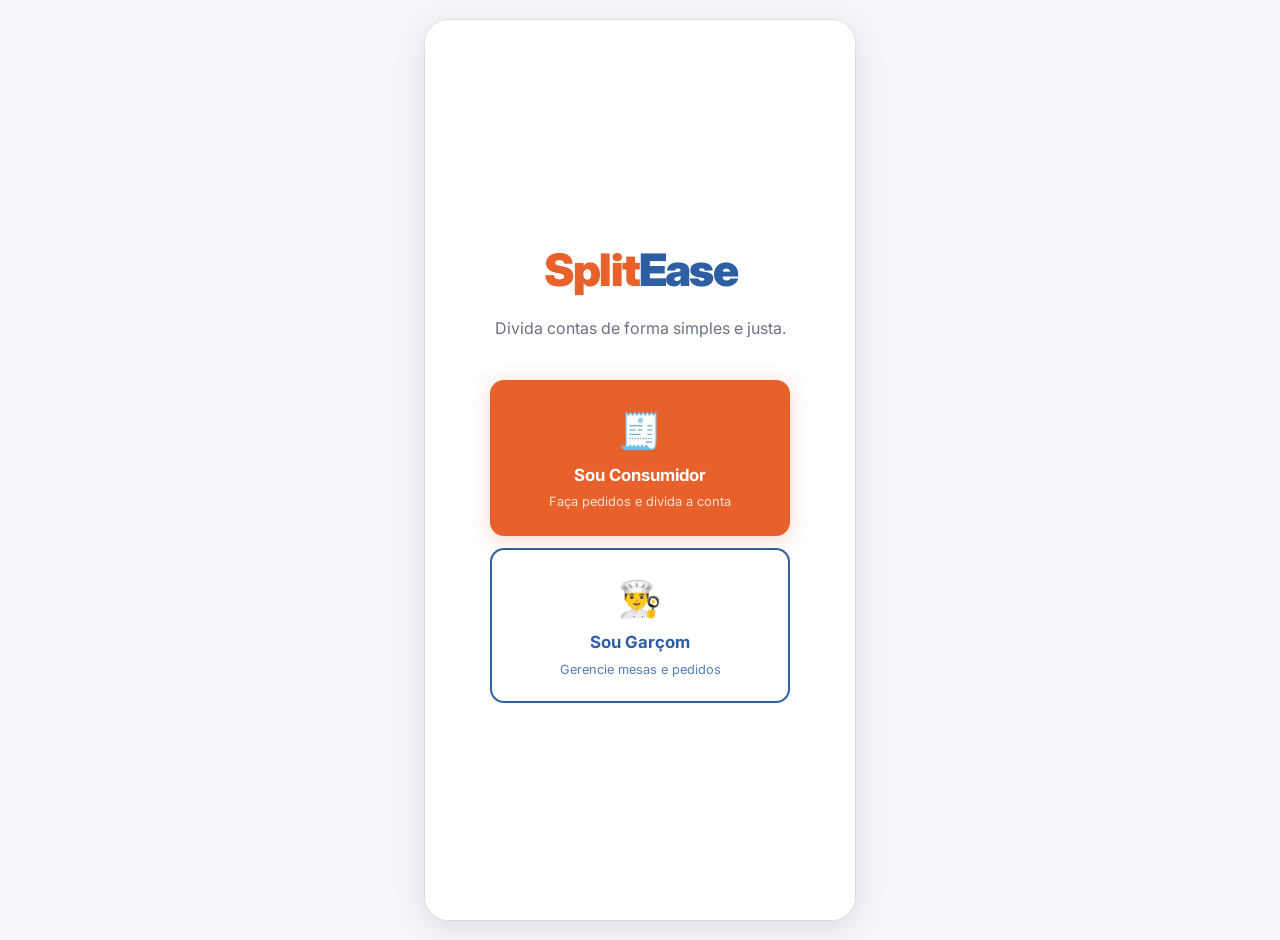
<file: index.html>
<!DOCTYPE html>
<html lang="pt-BR">

<head>
    <meta charset="UTF-8">
    <meta name="viewport" content="width=device-width,initial-scale=1,maximum-scale=1,user-scalable=no">
    <title>SplitEase MVP</title>
    <link rel="stylesheet" href="style.css">
</head>

<body>
    <div id="app"></div>
    <div id="toast-root"></div>
    <script>
        const menuItems = [
            { id: 1, name: 'Cerveja Artesanal', price: 18, emoji: '🍺', cat: 'bebida' },
            { id: 2, name: 'Caipirinha', price: 22, emoji: '🍹', cat: 'bebida' },
            { id: 3, name: 'Refrigerante', price: 8, emoji: '🥤', cat: 'bebida' },
            { id: 4, name: 'Água sem Gás', price: 6, emoji: '💧', cat: 'bebida' },
            { id: 5, name: 'Porção de Fritas', price: 35, emoji: '🍟', cat: 'prato' },
            { id: 6, name: 'Pastel (6 un)', price: 42, emoji: '🥟', cat: 'prato' },
            { id: 7, name: 'Hambúrguer Clássico', price: 38, emoji: '🍔', cat: 'prato' },
            { id: 8, name: 'Pizza Marguerita', price: 65, emoji: '🍕', cat: 'prato' },
            { id: 9, name: 'Suco de Laranja', price: 12, emoji: '🍊', cat: 'bebida' },
            { id: 10, name: 'Escondidinho', price: 45, emoji: '🥘', cat: 'prato' },
            { id: 11, name: 'Filet com Fritas', price: 78, emoji: '🥩', cat: 'prato' },
            { id: 12, name: 'Salada Caesar', price: 32, emoji: '🥗', cat: 'prato' },
            { id: 13, name: 'Pudim', price: 15, emoji: '🍮', cat: 'sobremesa' },
            { id: 14, name: 'Brownie c/ Sorvete', price: 24, emoji: '🍫', cat: 'sobremesa' },
            { id: 15, name: 'Café Expresso', price: 7, emoji: '☕', cat: 'sobremesa' },
            { id: 16, name: 'Drink da Casa', price: 28, emoji: '🍸', cat: 'bebida' }
        ];
        const cats = [{ name: '🍺 Bebidas', key: 'bebida' }, { name: '🍔 Pratos', key: 'prato' }, { name: '🍰 Sobremesas', key: 'sobremesa' }];
        const tables = [
            { id: 1, number: '01', status: 'active', people: 3, items: [{ itemId: 1, qty: 2 }, { itemId: 5, qty: 1 }] },
            { id: 2, number: '02', status: 'closed', people: 0, items: [] },
            { id: 3, number: '03', status: 'active', people: 2, items: [{ itemId: 7, qty: 2 }] },
            { id: 4, number: '04', status: 'active', people: 5, items: [{ itemId: 2, qty: 3 }, { itemId: 8, qty: 1 }, { itemId: 13, qty: 5 }] },
            { id: 5, number: '05', status: 'active', people: 1, items: [{ itemId: 15, qty: 1 }] },
            { id: 6, number: '06', status: 'closed', people: 0, items: [] }
        ];
        function tableTotal(t) { return t.items.reduce((s, o) => { const m = menuItems.find(i => i.id === o.itemId); return s + (m ? m.price * o.qty : 0) }, 0) }

        let notifications = [];
        let state = {
            screen: 'hub',
            consumer: { table: null, items: [], people: [], config: { tip: 10, couvert: 15, splitType: 'equal' } },
            waiter: { selectedTable: null }
        };
        const app = document.getElementById('app');
        const toastRoot = document.getElementById('toast-root');

        function render() {
            app.innerHTML = ''; ({
                hub: renderHub, consumer_table: renderCTable, consumer_menu: renderCMenu,
                consumer_add: renderCAdd, consumer_people: renderCPeople,
                consumer_config: renderCConfig, consumer_summary: renderCSummary,
                waiter_tables: renderWTables, waiter_table_detail: renderWDetail,
                waiter_add_items: renderWAdd, waiter_config: renderWConfig, waiter_checkout: renderWCheckout
            }[state.screen] || renderHub)();
        }

        function nav(s) { state.screen = s; render(); }
        function fmt(v) { return 'R$ ' + v.toFixed(2).replace('.', ','); }
        function ini(n) { return n.split(' ').map(w => w[0]).join('').toUpperCase().slice(0, 2); }
        function stg(i) { return 'animate-in stagger-' + Math.min(i + 1, 8); }

        function showToast(msg, type = 'warning') {
            toastRoot.innerHTML = `<div class="toast-container"><div class="toast ${type}"><span class="toast-icon">${type === 'success' ? '✅' : type === 'warning' ? '🔔' : 'ℹ️'}</span><span class="toast-text">${msg}</span></div></div>`;
            setTimeout(() => { const t = toastRoot.querySelector('.toast'); if (t) t.classList.add('leaving') }, 2500);
            setTimeout(() => toastRoot.innerHTML = '', 3000);
        }

        function addNotification(msg, tableNum) {
            notifications.unshift({ msg, table: tableNum, time: new Date().toLocaleTimeString('pt-BR', { hour: '2-digit', minute: '2-digit' }) });
            if (notifications.length > 10) notifications.pop();
        }

        // ===== HUB =====
        function renderHub() {
            app.innerHTML = `<div class="hub-container">
<div class="logo">Split<span>Ease</span></div>
<p class="hub-subtitle">Divida contas de forma simples e justa.</p>
<div class="hub-buttons">
<div class="hub-card consumer" onclick="nav('consumer_table')"><div class="hub-icon">🧾</div><h3>Sou Consumidor</h3><p>Faça pedidos e divida a conta</p></div>
<div class="hub-card waiter" onclick="nav('waiter_tables')"><div class="hub-icon">👨‍🍳</div><h3>Sou Garçom</h3><p>Gerencie mesas e pedidos</p></div>
</div></div>`;
        }

        // ===== CONSUMER: Mesa =====
        function renderCTable() {
            app.innerHTML = `<header><button class="back-btn" onclick="nav('hub')">❮</button>Identificação</header>
<div class="content"><div class="animate-in"><h3>Qual é a sua mesa?</h3>
<input type="number" id="tNum" placeholder="Ex: 04" inputmode="numeric">
<div class="qr-hint"><span class="qr-icon">📷</span>Ou escaneie o QR Code na mesa</div></div></div>
<div class="bottom-action"><button class="btn-primary" onclick="cSetTable()">Continuar</button></div>`;
            setTimeout(() => document.getElementById('tNum')?.focus(), 400);
        }
        window.cSetTable = function () {
            const n = document.getElementById('tNum').value;
            if (!n) return alert('Informe o número da mesa.');
            state.consumer.table = n.padStart(2, '0');
            if (!state.consumer.people.length) state.consumer.people = ['Você', 'João', 'Maria'];
            if (!state.consumer.items.length) {
                const pp = [...state.consumer.people];
                state.consumer.items = [{ item: menuItems[0], qty: 2, consumers: [...pp] }, { item: menuItems[4], qty: 1, consumers: [...pp] }, { item: menuItems[1], qty: 3, consumers: [...pp] }];
            }
            nav('consumer_menu');
        };

        // ===== CONSUMER: Menu da Mesa =====
        function renderCMenu() {
            const total = state.consumer.items.reduce((s, o) => s + o.item.price * o.qty, 0);
            const html = state.consumer.items.map((o, i) => `
<div class="card ${stg(i)}"><div class="card-row">
<div><h4>${o.item.emoji} ${o.qty}x ${o.item.name}</h4><span class="item-meta">${fmt(o.item.price)} cada</span></div>
<div style="display:flex;align-items:center;gap:10px">
<span class="item-price">${fmt(o.item.price * o.qty)}</span>
<button class="btn-remove" onclick="removeItem(${i})">✕</button>
</div></div></div>`).join('');
            app.innerHTML = `<header><button class="back-btn" onclick="nav('consumer_table')">❮</button>Mesa ${state.consumer.table}</header>
<div class="content">
<div class="card-row mb-md animate-in"><h3 style="margin:0">Consumo da Mesa</h3><span class="item-price" style="font-size:1.1rem">${fmt(total)}</span></div>
${html}
<button class="btn-outline animate-in mt-md" onclick="nav('consumer_add')">+ Adicionar Novo Item</button>
</div>
<div class="bottom-action"><button class="btn-primary" onclick="nav('consumer_people')">Dividir a Conta →</button></div>`;
        }
        window.removeItem = function (i) { state.consumer.items.splice(i, 1); render(); };

        // ===== CONSUMER: Adicionar Item =====
        function renderCAdd() {
            const cartCount = state.consumer.items.length;
            let html = cats.map(c => {
                const items = menuItems.filter(m => m.cat === c.key);
                return `<p class="section-label mt-md">${c.name}</p>` + items.map((m, i) => {
                    const inCart = state.consumer.items.find(o => o.item.id === m.id);
                    return `<div class="menu-item ${stg(i)}"><div><h4 style="font-size:0.9rem">${m.emoji} ${m.name}</h4><span class="item-price text-sm">${fmt(m.price)}</span></div>
${inCart ? `<div class="qty-control">
<button class="qty-btn" onclick="cQty(${m.id},-1)">−</button>
<span class="qty-value">${inCart.qty}</span>
<button class="qty-btn add" onclick="cQty(${m.id},1)">+</button></div>`
                            : `<button class="btn-secondary btn-icon" onclick="cAddItem(${m.id})">+</button>`}
</div>`;
                }).join('');
            }).join('');
            app.innerHTML = `<header><button class="back-btn" onclick="nav('consumer_menu')">❮</button>Cardápio</header>
<div class="content"><input type="text" placeholder="🔍 Buscar item..." class="animate-in" oninput="filterMenu(this.value)">${html}</div>
<div class="bottom-action"><button class="btn-primary" onclick="nav('consumer_menu')">Ver Pedido (${cartCount} ${cartCount === 1 ? 'item' : 'itens'}) →</button></div>`;
        }
        window.cAddItem = function (id) {
            const m = menuItems.find(x => x.id === id);
            state.consumer.items.push({ item: m, qty: 1, consumers: [...state.consumer.people] });
            addNotification(`Novo pedido: 1x ${m.name}`, state.consumer.table);
            showToast(`${m.emoji} ${m.name} adicionado!`, 'success');
            render();
        };
        window.cQty = function (id, d) {
            const idx = state.consumer.items.findIndex(o => o.item.id === id);
            if (idx < 0) return;
            state.consumer.items[idx].qty += d;
            if (state.consumer.items[idx].qty <= 0) { state.consumer.items.splice(idx, 1); showToast('Item removido', 'warning'); }
            else if (d > 0) {
                const m = menuItems.find(x => x.id === id);
                addNotification(`Qtd alterada: ${state.consumer.items[idx].qty}x ${m.name}`, state.consumer.table);
            }
            render();
        };
        window.filterMenu = function (q) {
            document.querySelectorAll('.menu-item').forEach(el => {
                el.style.display = el.textContent.toLowerCase().includes(q.toLowerCase()) ? '' : 'none';
            });
        };

        // ===== CONSUMER: Pessoas =====
        function ensureConsumers() {
            // Guarantee every item has a consumers array
            state.consumer.items.forEach(o => {
                if (!o.consumers) o.consumers = [...state.consumer.people];
            });
        }
        function renderCPeople() {
            ensureConsumers();
            const peopleHtml = state.consumer.people.map((p, i) => `
<div class="card card-row ${stg(i)}">
<div class="person-name"><div class="person-avatar">${ini(p)}</div><span>${p}</span></div>
<button class="btn-remove" onclick="removePerson(${i})">✕</button></div>`).join('');
            const itemsHtml = state.consumer.items.map((o, idx) => `
<div class="card card-stack ${stg(idx)}">
<div class="card-row"><h4>${o.item.emoji} ${o.qty}x ${o.item.name}</h4><span class="item-price">${fmt(o.item.price * o.qty)}</span></div>
<div class="chip-group">${state.consumer.people.map(p => {
                const isIn = o.consumers.includes(p);
                return `<span class="chip ${isIn ? 'active' : ''}" onclick="toggleConsumer(${idx},'${p.replace(/'/g, "\\'")}')">${p}</span>`;
            }).join('')}</div>
<span class="text-sm text-secondary">${o.consumers.length} pessoa${o.consumers.length !== 1 ? 's' : ''} · ${fmt(o.item.price * o.qty / Math.max(o.consumers.length, 1))} cada</span>
</div>`).join('');
            app.innerHTML = `<header><button class="back-btn" onclick="nav('consumer_menu')">❮</button>Quem Consumiu?</header>
<div class="content">
<p class="section-label animate-in">Pessoas na Mesa (${state.consumer.people.length})</p>
${peopleHtml}
<div class="input-row mt-md animate-in"><input type="text" id="newP" placeholder="Adicionar pessoa..." style="margin:0">
<button class="btn-secondary" onclick="addPerson()">+</button></div>
<div class="divider"></div>
<p class="section-label animate-in">Associar itens · toque no nome para incluir/excluir</p>
${itemsHtml}</div>
<div class="bottom-action"><button class="btn-primary" onclick="nav('consumer_config')">Configurar Taxas →</button></div>`;
        }
        window.toggleConsumer = function (itemIdx, personName) {
            const o = state.consumer.items[itemIdx];
            const i = o.consumers.indexOf(personName);
            if (i >= 0) o.consumers.splice(i, 1); else o.consumers.push(personName);
            render();
        };
        window.addPerson = function () {
            const input = document.getElementById('newP');
            const n = input.value.trim();
            if (n && !state.consumer.people.includes(n)) {
                state.consumer.people.push(n);
                // Add new person to all items by default
                state.consumer.items.forEach(o => { if (!o.consumers.includes(n)) o.consumers.push(n); });
                render();
            }
        };
        window.removePerson = function (i) {
            if (state.consumer.people.length <= 1) return alert('Precisa de pelo menos 1 pessoa.');
            const name = state.consumer.people[i];
            state.consumer.people.splice(i, 1);
            // Remove from all item associations
            state.consumer.items.forEach(o => { const ci = o.consumers.indexOf(name); if (ci >= 0) o.consumers.splice(ci, 1); });
            render();
        };

        // ===== CONSUMER: Config =====
        function saveConfig() {
            const tipEl = document.querySelector('input[name="tip"]:checked');
            if (tipEl) state.consumer.config.tip = parseInt(tipEl.value);
            const cvEl = document.getElementById('cvVal');
            if (cvEl) state.consumer.config.couvert = parseFloat(cvEl.value) || 0;
            const spEl = document.querySelector('input[name="split"]:checked');
            if (spEl) state.consumer.config.splitType = spEl.value;
        }
        function renderCConfig() {
            const cfg = state.consumer.config;
            app.innerHTML = `<header><button class="back-btn" onclick="saveConfig();nav('consumer_people')">❮</button>Taxas e Divisão</header>
<div class="content">
<div class="card card-stack animate-in"><h4>💰 Gorjeta</h4>
<div class="radio-group" id="tipG">
<label class="radio-option ${cfg.tip === 10 ? 'selected' : ''}" onclick="selRadio(this,'tipG')"><input type="radio" name="tip" value="10" ${cfg.tip === 10 ? 'checked' : ''}> 10% (sugerido)</label>
<label class="radio-option ${cfg.tip === 15 ? 'selected' : ''}" onclick="selRadio(this,'tipG')"><input type="radio" name="tip" value="15" ${cfg.tip === 15 ? 'checked' : ''}> 15% (generoso)</label>
<label class="radio-option ${cfg.tip === 0 ? 'selected' : ''}" onclick="selRadio(this,'tipG')"><input type="radio" name="tip" value="0" ${cfg.tip === 0 ? 'checked' : ''}> Sem gorjeta</label></div></div>
<div class="card card-stack animate-in stagger-2"><h4>🎵 Couvert Artístico</h4>
<input type="number" id="cvVal" value="${cfg.couvert}" style="margin:0" onchange="state.consumer.config.couvert=parseFloat(this.value)||0">
<span class="text-sm text-secondary">Valor por pessoa (R$)</span></div>
<div class="card card-stack animate-in stagger-3"><h4>📊 Modo de Divisão</h4>
<div class="radio-group" id="spG">
<label class="radio-option ${cfg.splitType === 'consumption' ? 'selected' : ''}" onclick="selRadio(this,'spG')"><input type="radio" name="split" value="consumption" ${cfg.splitType === 'consumption' ? 'checked' : ''}> Por consumo individual</label>
<label class="radio-option ${cfg.splitType === 'equal' ? 'selected' : ''}" onclick="selRadio(this,'spG')"><input type="radio" name="split" value="equal" ${cfg.splitType === 'equal' ? 'checked' : ''}> Divisão igualitária</label></div></div></div>
<div class="bottom-action"><button class="btn-primary" onclick="saveConfig();nav('consumer_summary')">Ver Resumo Final →</button></div>`;
        }
        window.selRadio = function (el, gid) {
            document.querySelectorAll('#' + gid + ' .radio-option').forEach(o => o.classList.remove('selected'));
            el.classList.add('selected'); el.querySelector('input').checked = true;
            // Persist immediately
            const inp = el.querySelector('input');
            if (inp.name === 'tip') state.consumer.config.tip = parseInt(inp.value);
            if (inp.name === 'split') state.consumer.config.splitType = inp.value;
        };

        // ===== CONSUMER: Resumo =====
        function calcPerPerson() {
            ensureConsumers();
            const cfg = state.consumer.config;
            const people = state.consumer.people;
            const personTotals = {};
            people.forEach(p => personTotals[p] = 0);
            // Distribute each item cost among its consumers
            state.consumer.items.forEach(o => {
                const itemTotal = o.item.price * o.qty;
                const consumers = o.consumers.filter(c => people.includes(c));
                if (consumers.length === 0) return;
                if (cfg.splitType === 'equal') {
                    // Equal: split evenly among ALL people regardless of who consumed
                    const share = itemTotal / people.length;
                    people.forEach(p => personTotals[p] += share);
                } else {
                    // By consumption: only those who consumed pay
                    const share = itemTotal / consumers.length;
                    consumers.forEach(p => personTotals[p] += share);
                }
            });
            // Add tip and couvert per person
            const sub = state.consumer.items.reduce((s, o) => s + o.item.price * o.qty, 0);
            const tipPerPerson = (sub * (cfg.tip / 100)) / people.length;
            const cvPerPerson = cfg.couvert;
            people.forEach(p => { personTotals[p] += tipPerPerson + cvPerPerson; });
            return { personTotals, sub, tip: sub * (cfg.tip / 100), cv: cfg.couvert * people.length };
        }
        function renderCSummary() {
            const cfg = state.consumer.config;
            const { personTotals, sub, tip, cv } = calcPerPerson();
            const total = sub + tip + cv;
            const pp = state.consumer.people.map((p, i) => `
<div class="person-row ${stg(i)}"><div class="person-name"><div class="person-avatar">${ini(p)}</div><span>${p}</span></div>
<span class="person-value">${fmt(personTotals[p])}</span></div>`).join('');
            app.innerHTML = `<header><button class="back-btn" onclick="nav('consumer_config')">❮</button>Resumo da Conta</header>
<div class="content">
<div class="total-banner"><div class="total-value">${fmt(total)}</div><div class="total-label">Total da Mesa ${state.consumer.table}</div></div>
<div class="card card-stack animate-in stagger-1"><p class="section-label">Detalhamento</p>
<div class="breakdown">
<div class="breakdown-row"><span class="label">Itens consumidos</span><span class="value">${fmt(sub)}</span></div>
<div class="breakdown-row"><span class="label">Gorjeta (${cfg.tip}%)</span><span class="value">${fmt(tip)}</span></div>
<div class="breakdown-row"><span class="label">Couvert (${state.consumer.people.length}x)</span><span class="value">${fmt(cv)}</span></div></div></div>
<div class="divider"></div><p class="section-label animate-in stagger-2">Valor por Pessoa (${cfg.splitType === 'equal' ? 'igualitário' : 'por consumo'})</p>
<div class="card card-stack animate-in stagger-3">${pp}</div></div>
<div class="bottom-action"><button class="btn-primary" onclick="showToast('✅ Pagamento simulado!','success');setTimeout(()=>nav('hub'),1500)">💳 Pagar Minha Parte</button></div>`;
        }

        // ===== WAITER: Mesas =====
        function renderWTables() {
            const unread = notifications.length;
            const grid = tables.map((t, i) => `
<div class="table-card ${t.status} ${stg(i)}" onclick="wSelTable(${t.id})">
<div class="table-number">${t.number}</div>
<span class="badge ${t.status}">${t.status === 'active' ? 'Aberta' : 'Fechada'}</span>
${t.status === 'active' ? `<div class="table-total">${fmt(tableTotal(t))}</div><span class="text-sm text-secondary">${t.people} pessoa${t.people > 1 ? 's' : ''}</span>`
                    : '<div class="table-total text-secondary">—</div>'}</div>`).join('');
            const notifHtml = unread ? `<div class="notif-panel"><h4>🔔 ${unread} notificação${unread > 1 ? 'ões' : ''} de pedidos</h4>
${notifications.slice(0, 5).map(n => `<div class="notif-item"><span>📋 Mesa ${n.table}: ${n.msg}</span><span class="notif-time">${n.time}</span></div>`).join('')}
${unread > 5 ? `<span class="text-sm text-secondary">+${unread - 5} mais...</span>` : ''}
</div>`: '';
            app.innerHTML = `<header><button class="back-btn" onclick="nav('hub')">❮</button>Painel do Garçom
${unread ? `<span class="notif-badge pulse">${unread}</span>` : ''}</header>
<div class="content">${notifHtml}<h3>Mesas</h3><div class="table-grid">${grid}</div></div>
<div class="bottom-action"><div class="action-row">
<button class="btn-outline" onclick="notifications=[];render()">Limpar Notif.</button>
<button class="btn-primary" onclick="showToast('Nova mesa aberta!','success')">+ Nova Mesa</button></div></div>`;
        }
        window.wSelTable = function (id) { state.waiter.selectedTable = tables.find(t => t.id === id); nav('waiter_table_detail'); };

        // ===== WAITER: Detalhe =====
        function renderWDetail() {
            const t = state.waiter.selectedTable; const tot = tableTotal(t);
            const tNotifs = notifications.filter(n => n.table === t.number);
            const notifHtml = tNotifs.length ? `<div class="notif-panel"><h4>🔔 Pedidos virtuais desta mesa</h4>
${tNotifs.map(n => `<div class="notif-item"><span>📋 ${n.msg}</span><span class="notif-time">${n.time}</span></div>`).join('')}</div>` : '';
            const itemsHtml = t.items.map((o, i) => {
                const m = menuItems.find(x => x.id === o.itemId);
                return m ? `<div class="card ${stg(i)}"><div class="card-row"><div><h4>${m.emoji} ${o.qty}x ${m.name}</h4></div><span class="item-price">${fmt(m.price * o.qty)}</span></div></div>` : ''
            }).join('');
            app.innerHTML = `<header><button class="back-btn" onclick="nav('waiter_tables')">❮</button>Mesa ${t.number}</header>
<div class="content">
<div class="total-banner"><div class="total-value">${fmt(tot)}</div><div class="total-label">Total parcial · ${t.people} pessoa${t.people > 1 ? 's' : ''}</div></div>
${notifHtml}<p class="section-label animate-in">Itens Lançados</p>${itemsHtml}
${!t.items.length ? '<div class="empty-state"><div class="empty-icon">📋</div><p>Nenhum item ainda</p></div>' : ''}</div>
<div class="bottom-action"><div class="action-row">
<button class="btn-outline" onclick="nav('waiter_add_items')">+ Item</button>
<button class="btn-primary" onclick="nav('waiter_config')">Fechar Conta</button></div></div>`;
        }

        // ===== WAITER: Add Items =====
        function renderWAdd() {
            const t = state.waiter.selectedTable;
            let html = cats.map(c => {
                const items = menuItems.filter(m => m.cat === c.key);
                return `<p class="section-label mt-md">${c.name}</p>` + items.map((m, i) => {
                    const inOrder = t.items.find(o => o.itemId === m.id);
                    return `<div class="menu-item ${stg(i)}"><div><h4 style="font-size:0.9rem">${m.emoji} ${m.name}</h4><span class="item-price text-sm">${fmt(m.price)}</span></div>
${inOrder ? `<div class="qty-control"><button class="qty-btn" onclick="wQty(${m.id},-1)">−</button><span class="qty-value">${inOrder.qty}</span><button class="qty-btn add" onclick="wQty(${m.id},1)">+</button></div>`
                            : `<button class="btn-secondary btn-icon" onclick="wAddItem(${m.id})">+</button>`}</div>`;
                }).join('');
            }).join('');
            app.innerHTML = `<header><button class="back-btn" onclick="nav('waiter_table_detail')">❮</button>Cardápio · Mesa ${t.number}</header>
<div class="content"><input type="text" placeholder="🔍 Buscar..." class="animate-in" oninput="filterMenu(this.value)">${html}</div>`;
        }
        window.wAddItem = function (id) {
            const t = state.waiter.selectedTable; t.items.push({ itemId: id, qty: 1 });
            const m = menuItems.find(x => x.id === id); showToast(`${m.emoji} ${m.name} adicionado!`, 'success'); render();
        };
        window.wQty = function (id, d) {
            const t = state.waiter.selectedTable; const idx = t.items.findIndex(o => o.itemId === id);
            if (idx < 0) return; t.items[idx].qty += d; if (t.items[idx].qty <= 0) t.items.splice(idx, 1); render();
        };

        // ===== WAITER: Config =====
        function renderWConfig() {
            const t = state.waiter.selectedTable;
            app.innerHTML = `<header><button class="back-btn" onclick="nav('waiter_table_detail')">❮</button>Configurar Conta</header>
<div class="content">
<div class="card card-stack animate-in"><h4>💰 Taxa de Serviço (10%)</h4>
<div class="radio-group" id="taxG"><label class="radio-option selected" onclick="selRadio(this,'taxG')"><input type="radio" name="tax" checked> Sim</label>
<label class="radio-option" onclick="selRadio(this,'taxG')"><input type="radio" name="tax"> Não</label></div></div>
<div class="card card-stack animate-in stagger-2"><h4>🎵 Couvert Artístico</h4><input type="number" value="0" placeholder="R$ por pessoa" style="margin:0">
<span class="text-sm text-secondary">Valor por pessoa</span></div>
<div class="card card-stack animate-in stagger-3"><h4>👥 Pessoas na Mesa</h4><input type="number" value="${t.people || 3}" style="margin:0"></div>
<div class="card card-stack animate-in stagger-4"><h4>📊 Modo de Divisão</h4>
<div class="radio-group" id="wsG"><label class="radio-option selected" onclick="selRadio(this,'wsG')"><input type="radio" name="ws" checked> Por consumo</label>
<label class="radio-option" onclick="selRadio(this,'wsG')"><input type="radio" name="ws"> Igualitária</label></div></div></div>
<div class="bottom-action"><button class="btn-primary" onclick="nav('waiter_checkout')">Apresentar Conta →</button></div>`;
        }

        // ===== WAITER: Checkout =====
        function renderWCheckout() {
            const t = state.waiter.selectedTable; const tot = tableTotal(t) * 1.1; const pp = tot / (t.people || 3);
            const pays = [{ name: 'João', paid: true }, { name: 'Maria', paid: false }, { name: 'Pedro', paid: false }];
            const payHtml = pays.map((p, i) => `
<div class="payment-card ${p.paid ? 'paid' : ''} ${stg(i)}" onclick="togglePaid(this)">
<div class="person-name"><div class="person-avatar">${ini(p.name)}</div><div><strong>${p.name}</strong><div class="text-sm text-secondary">${fmt(pp)}</div></div></div>
<span class="payment-status ${p.paid ? 'paid' : 'pending'}">${p.paid ? '✓ Pago' : 'Pendente'}</span></div>`).join('');
            const paidN = pays.filter(p => p.paid).length;
            app.innerHTML = `<header><button class="back-btn" onclick="nav('waiter_config')">❮</button>Recebimento</header>
<div class="content">
<div class="total-banner"><div class="total-value">${fmt(tot)}</div><div class="total-label">Total com taxas · Mesa ${t.number}</div></div>
<div class="card-row mb-md animate-in"><p class="section-label" style="margin:0">Pagamentos</p><span class="text-sm text-secondary">${paidN}/${pays.length} pagos</span></div>
${payHtml}</div>
<div class="bottom-action"><button class="btn-primary" onclick="showToast('✅ Mesa finalizada!','success');setTimeout(()=>nav('waiter_tables'),1500)">Finalizar Mesa</button></div>`;
        }
        window.togglePaid = function (el) {
            el.classList.toggle('paid'); const s = el.querySelector('.payment-status'); const p = el.classList.contains('paid');
            s.textContent = p ? '✓ Pago' : 'Pendente'; s.className = 'payment-status ' + (p ? 'paid' : 'pending');
        };

        render();
    </script>
</body>

</html>
</file>
<file: style.css>
/* ===== SplitEase — Premium Flat UI ===== */
@import url('https://fonts.googleapis.com/css2?family=Inter:wght@400;500;600;700;800;900&display=swap');

:root {
    --orange: #E8612A;
    --orange-hover: #D4551F;
    --orange-light: rgba(232, 97, 42, 0.1);
    --blue: #2E5FA3;
    --blue-hover: #254E88;
    --blue-light: rgba(46, 95, 163, 0.08);
    --bg: #F5F6FA;
    --surface: #FFFFFF;
    --text: #1A1D26;
    --text-secondary: #6B7280;
    --border: #E5E7EB;
    --success: #10B981;
    --success-bg: #ECFDF5;
    --danger: #EF4444;
    --danger-bg: #FEF2F2;
    --warning-bg: #FFFBEB;
    --radius: 14px;
    --radius-sm: 10px;
    --shadow-sm: 0 1px 3px rgba(0, 0, 0, 0.06);
    --shadow-md: 0 4px 16px rgba(0, 0, 0, 0.08);
    --shadow-lg: 0 8px 32px rgba(0, 0, 0, 0.1);
    --transition: 0.25s cubic-bezier(0.4, 0, 0.2, 1);
}

/* ===== Reset & Base ===== */
*,
*::before,
*::after {
    box-sizing: border-box;
    margin: 0;
    padding: 0;
}

html {
    font-size: 16px;
}

body {
    font-family: 'Inter', -apple-system, BlinkMacSystemFont, "Segoe UI", Roboto, sans-serif;
    background: var(--bg);
    color: var(--text);
    -webkit-font-smoothing: antialiased;
    -moz-osx-font-smoothing: grayscale;
    line-height: 1.5;
}

/* ===== App Shell ===== */
#app {
    width: 100%;
    max-width: 430px;
    margin: 0 auto;
    min-height: 100vh;
    min-height: 100dvh;
    background: var(--surface);
    position: relative;
    display: flex;
    flex-direction: column;
    overflow: hidden;
}

@media (min-width: 431px) {
    body {
        padding: 20px 0;
    }

    #app {
        border-radius: 24px;
        min-height: calc(100vh - 40px);
        min-height: calc(100dvh - 40px);
        box-shadow: var(--shadow-lg), 0 0 0 1px var(--border);
    }
}

/* ===== Screen Entrance Animation ===== */
@keyframes fadeSlideUp {
    from {
        opacity: 0;
        transform: translateY(18px);
    }

    to {
        opacity: 1;
        transform: translateY(0);
    }
}

@keyframes fadeIn {
    from {
        opacity: 0;
    }

    to {
        opacity: 1;
    }
}

@keyframes scaleIn {
    from {
        opacity: 0;
        transform: scale(0.92);
    }

    to {
        opacity: 1;
        transform: scale(1);
    }
}

@keyframes pulseGlow {

    0%,
    100% {
        box-shadow: 0 0 0 0 rgba(232, 97, 42, 0.3);
    }

    50% {
        box-shadow: 0 0 0 10px rgba(232, 97, 42, 0);
    }
}

@keyframes slideDown {
    from {
        opacity: 0;
        transform: translateY(-12px);
    }

    to {
        opacity: 1;
        transform: translateY(0);
    }
}

@keyframes countUp {
    from {
        opacity: 0;
        transform: scale(0.8);
    }

    to {
        opacity: 1;
        transform: scale(1);
    }
}

.animate-in {
    animation: fadeSlideUp 0.4s var(--transition) both;
}

/* Staggered list items */
.stagger-1 {
    animation-delay: 0.05s;
}

.stagger-2 {
    animation-delay: 0.10s;
}

.stagger-3 {
    animation-delay: 0.15s;
}

.stagger-4 {
    animation-delay: 0.20s;
}

.stagger-5 {
    animation-delay: 0.25s;
}

.stagger-6 {
    animation-delay: 0.30s;
}

.stagger-7 {
    animation-delay: 0.35s;
}

.stagger-8 {
    animation-delay: 0.40s;
}

/* ===== Header ===== */
header {
    background: var(--blue);
    color: #FFF;
    padding: 18px 20px;
    text-align: center;
    font-weight: 700;
    font-size: 1.05rem;
    position: relative;
    z-index: 10;
    letter-spacing: -0.01em;
    animation: slideDown 0.35s ease both;
}

.back-btn {
    position: absolute;
    left: 12px;
    top: 50%;
    transform: translateY(-50%);
    color: #FFF;
    background: rgba(255, 255, 255, 0.15);
    border: none;
    font-size: 0.9rem;
    cursor: pointer;
    width: 36px;
    height: 36px;
    border-radius: 50%;
    display: flex;
    align-items: center;
    justify-content: center;
    transition: background var(--transition);
}

.back-btn:hover {
    background: rgba(255, 255, 255, 0.25);
}

/* ===== Content ===== */
.content {
    padding: 20px;
    flex: 1;
    overflow-y: auto;
    padding-bottom: 100px;
    -webkit-overflow-scrolling: touch;
}

.content h3 {
    font-size: 1.1rem;
    font-weight: 700;
    margin-bottom: 16px;
    color: var(--text);
    letter-spacing: -0.02em;
}

.section-label {
    font-size: 0.75rem;
    font-weight: 600;
    text-transform: uppercase;
    letter-spacing: 0.06em;
    color: var(--text-secondary);
    margin-bottom: 10px;
}

/* ===== Buttons ===== */
button {
    border: none;
    border-radius: var(--radius-sm);
    padding: 14px 20px;
    font-size: 0.95rem;
    font-weight: 600;
    font-family: inherit;
    cursor: pointer;
    transition: all var(--transition);
    width: 100%;
    margin-bottom: 10px;
    position: relative;
    overflow: hidden;
    letter-spacing: -0.01em;
}

button::after {
    content: '';
    position: absolute;
    inset: 0;
    background: rgba(255, 255, 255, 0.15);
    opacity: 0;
    transition: opacity var(--transition);
}

button:active::after {
    opacity: 1;
}

.btn-primary {
    background: var(--orange);
    color: #FFF;
    box-shadow: 0 2px 8px rgba(232, 97, 42, 0.25);
}

.btn-primary:hover {
    background: var(--orange-hover);
    transform: translateY(-1px);
    box-shadow: 0 4px 14px rgba(232, 97, 42, 0.35);
}

.btn-primary:active {
    transform: translateY(0);
}

.btn-secondary {
    background: var(--blue);
    color: #FFF;
    box-shadow: 0 2px 8px rgba(46, 95, 163, 0.2);
}

.btn-secondary:hover {
    background: var(--blue-hover);
    transform: translateY(-1px);
}

.btn-outline {
    background: transparent;
    border: 2px solid var(--blue);
    color: var(--blue);
    box-shadow: none;
}

.btn-outline:hover {
    background: var(--blue-light);
    transform: translateY(-1px);
}

.btn-ghost {
    background: var(--blue-light);
    color: var(--blue);
    box-shadow: none;
}

.btn-icon {
    width: 40px;
    height: 40px;
    min-width: 40px;
    padding: 0;
    border-radius: 50%;
    display: flex;
    align-items: center;
    justify-content: center;
    margin: 0;
    font-size: 1.2rem;
}

/* ===== Hub Screen ===== */
.hub-container {
    display: flex;
    flex-direction: column;
    justify-content: center;
    align-items: center;
    min-height: 100vh;
    min-height: 100dvh;
    padding: 40px 30px;
    text-align: center;
    background: var(--surface);
}

.logo {
    font-size: 2.8rem;
    font-weight: 900;
    color: var(--orange);
    letter-spacing: -0.04em;
    animation: scaleIn 0.5s ease both;
}

.logo span {
    color: var(--blue);
}

.hub-subtitle {
    color: var(--text-secondary);
    margin: 12px 0 40px;
    font-size: 1rem;
    animation: fadeIn 0.6s ease 0.2s both;
}

.hub-buttons {
    width: 100%;
    max-width: 300px;
    display: flex;
    flex-direction: column;
    gap: 12px;
    animation: fadeSlideUp 0.5s ease 0.3s both;
}

.hub-buttons button {
    margin: 0;
}

.hub-icon {
    font-size: 2.2rem;
    margin-bottom: 6px;
}

.hub-card {
    padding: 22px;
    border-radius: var(--radius);
    text-align: center;
    cursor: pointer;
    transition: all var(--transition);
    border: 2px solid transparent;
}

.hub-card:hover {
    transform: translateY(-3px);
}

.hub-card.consumer {
    background: var(--orange);
    color: #FFF;
    box-shadow: 0 4px 20px rgba(232, 97, 42, 0.25);
}

.hub-card.consumer:hover {
    box-shadow: 0 8px 28px rgba(232, 97, 42, 0.35);
}

.hub-card.waiter {
    background: var(--surface);
    color: var(--blue);
    border-color: var(--blue);
}

.hub-card.waiter:hover {
    background: var(--blue-light);
    box-shadow: 0 4px 20px rgba(46, 95, 163, 0.15);
}

.hub-card h3 {
    font-size: 1.05rem;
    font-weight: 700;
    margin: 0;
}

.hub-card p {
    font-size: 0.8rem;
    opacity: 0.8;
    margin-top: 4px;
}

/* ===== Cards / List Items ===== */
.card {
    background: var(--surface);
    border: 1px solid var(--border);
    border-radius: var(--radius);
    padding: 16px;
    margin-bottom: 10px;
    transition: all var(--transition);
    box-shadow: var(--shadow-sm);
}

.card:hover {
    box-shadow: var(--shadow-md);
    border-color: #D1D5DB;
}

.card.clickable {
    cursor: pointer;
}

.card.clickable:active {
    transform: scale(0.985);
}

.card-row {
    display: flex;
    justify-content: space-between;
    align-items: center;
}

.card-stack {
    display: flex;
    flex-direction: column;
    gap: 10px;
}

.card h4 {
    font-size: 0.95rem;
    font-weight: 600;
    color: var(--text);
    letter-spacing: -0.01em;
}

.item-price {
    color: var(--orange);
    font-weight: 700;
    font-size: 0.95rem;
}

.item-meta {
    font-size: 0.8rem;
    color: var(--text-secondary);
    margin-top: 2px;
}

/* ===== Badges ===== */
.badge {
    display: inline-flex;
    align-items: center;
    gap: 5px;
    padding: 4px 10px;
    border-radius: 20px;
    font-size: 0.72rem;
    font-weight: 600;
    text-transform: uppercase;
    letter-spacing: 0.04em;
}

.badge.active {
    background: var(--success-bg);
    color: var(--success);
}

.badge.active::before {
    content: '';
    width: 6px;
    height: 6px;
    border-radius: 50%;
    background: var(--success);
    animation: pulseGlow 2s infinite;
    box-shadow: 0 0 0 0 rgba(16, 185, 129, 0.4);
}

@keyframes pulseDot {

    0%,
    100% {
        box-shadow: 0 0 0 0 rgba(16, 185, 129, 0.4);
    }

    50% {
        box-shadow: 0 0 0 6px rgba(16, 185, 129, 0);
    }
}

.badge.active::before {
    animation: pulseDot 2s infinite;
}

.badge.closed {
    background: var(--danger-bg);
    color: var(--danger);
}

/* ===== Forms ===== */
input[type="text"],
input[type="number"],
select {
    width: 100%;
    padding: 13px 16px;
    border: 2px solid var(--border);
    border-radius: var(--radius-sm);
    font-size: 0.95rem;
    font-family: inherit;
    color: var(--text);
    background: var(--surface);
    transition: all var(--transition);
    outline: none;
    margin-bottom: 12px;
    appearance: none;
    -webkit-appearance: none;
}

input:focus,
select:focus {
    border-color: var(--blue);
    box-shadow: 0 0 0 4px var(--blue-light);
}

input::placeholder {
    color: #B0B5BF;
}

.input-row {
    display: flex;
    gap: 10px;
    align-items: stretch;
}

.input-row input {
    flex: 1;
    margin: 0;
}

.input-row button {
    flex: 0 0 auto;
    width: auto;
    margin: 0;
    padding: 13px 20px;
}

/* Radio & Checkbox styled */
.radio-group {
    display: flex;
    flex-direction: column;
    gap: 8px;
    margin-top: 10px;
}

.radio-option {
    display: flex;
    align-items: center;
    gap: 10px;
    padding: 12px 14px;
    border: 2px solid var(--border);
    border-radius: var(--radius-sm);
    cursor: pointer;
    transition: all var(--transition);
    font-size: 0.9rem;
    font-weight: 500;
}

.radio-option:hover {
    border-color: var(--blue);
    background: var(--blue-light);
}

.radio-option.selected {
    border-color: var(--blue);
    background: var(--blue-light);
}

.radio-option input[type="radio"] {
    width: 18px;
    height: 18px;
    accent-color: var(--blue);
    margin: 0;
}

/* Person chips */
.chip-group {
    display: flex;
    gap: 8px;
    flex-wrap: wrap;
}

.chip {
    display: inline-flex;
    align-items: center;
    gap: 6px;
    padding: 6px 14px;
    border-radius: 20px;
    font-size: 0.82rem;
    font-weight: 600;
    cursor: pointer;
    transition: all var(--transition);
    border: 2px solid var(--border);
    background: var(--surface);
    color: var(--text-secondary);
    user-select: none;
}

.chip.active {
    border-color: var(--blue);
    background: var(--blue-light);
    color: var(--blue);
}

.chip:hover {
    transform: scale(1.04);
}

/* ===== Total Banner ===== */
.total-banner {
    background: var(--blue);
    color: #FFF;
    padding: 24px;
    border-radius: var(--radius);
    text-align: center;
    margin-bottom: 20px;
    animation: scaleIn 0.4s ease both;
    box-shadow: 0 4px 20px rgba(46, 95, 163, 0.25);
}

.total-banner .total-value {
    font-size: 2.2rem;
    font-weight: 800;
    letter-spacing: -0.03em;
    animation: countUp 0.5s ease 0.2s both;
}

.total-banner .total-label {
    font-size: 0.85rem;
    opacity: 0.85;
    margin-top: 4px;
}

/* ===== Breakdown List ===== */
.breakdown {
    margin-top: 6px;
}

.breakdown-row {
    display: flex;
    justify-content: space-between;
    padding: 10px 0;
    font-size: 0.9rem;
    border-bottom: 1px solid var(--border);
}

.breakdown-row:last-child {
    border: none;
}

.breakdown-row .label {
    color: var(--text-secondary);
}

.breakdown-row .value {
    font-weight: 600;
}

/* Person split row */
.person-row {
    display: flex;
    justify-content: space-between;
    align-items: center;
    padding: 14px 0;
    border-bottom: 1px dashed var(--border);
}

.person-row:last-child {
    border: none;
}

.person-name {
    display: flex;
    align-items: center;
    gap: 10px;
    font-weight: 500;
}

.person-avatar {
    width: 32px;
    height: 32px;
    border-radius: 50%;
    background: var(--blue-light);
    color: var(--blue);
    display: flex;
    align-items: center;
    justify-content: center;
    font-size: 0.75rem;
    font-weight: 700;
}

.person-value {
    font-weight: 700;
    color: var(--orange);
    font-size: 1rem;
}

/* ===== Payment Status ===== */
.payment-card {
    border-radius: var(--radius);
    padding: 14px 16px;
    margin-bottom: 10px;
    display: flex;
    justify-content: space-between;
    align-items: center;
    border: 1px solid var(--border);
    background: var(--surface);
    transition: all var(--transition);
}

.payment-card.paid {
    background: var(--success-bg);
    border-color: #A7F3D0;
}

.payment-status {
    font-size: 0.8rem;
    font-weight: 600;
}

.payment-status.paid {
    color: var(--success);
}

.payment-status.pending {
    color: var(--text-secondary);
}

/* ===== Bottom Action Bar ===== */
.bottom-action {
    position: sticky;
    bottom: 0;
    left: 0;
    width: 100%;
    padding: 16px 20px;
    padding-bottom: max(16px, env(safe-area-inset-bottom));
    background: var(--surface);
    border-top: 1px solid var(--border);
    animation: fadeSlideUp 0.3s ease 0.2s both;
    z-index: 20;
}

.bottom-action button:last-child {
    margin-bottom: 0;
}

.action-row {
    display: flex;
    gap: 10px;
}

.action-row button {
    flex: 1;
    margin: 0;
}

/* ===== QR Code placeholder ===== */
.qr-hint {
    display: flex;
    align-items: center;
    gap: 10px;
    padding: 14px;
    background: var(--blue-light);
    border-radius: var(--radius-sm);
    margin-top: 16px;
    color: var(--blue);
    font-size: 0.85rem;
    font-weight: 500;
}

.qr-hint .qr-icon {
    font-size: 1.4rem;
}

/* ===== Waiter Table Grid ===== */
.table-grid {
    display: grid;
    grid-template-columns: 1fr 1fr;
    gap: 10px;
}

.table-card {
    background: var(--surface);
    border: 1px solid var(--border);
    border-radius: var(--radius);
    padding: 16px;
    cursor: pointer;
    transition: all var(--transition);
    box-shadow: var(--shadow-sm);
    text-align: center;
}

.table-card:hover {
    transform: translateY(-3px);
    box-shadow: var(--shadow-md);
}

.table-card:active {
    transform: scale(0.97);
}

.table-card.active {
    border-left: 4px solid var(--success);
}

.table-card.closed {
    border-left: 4px solid var(--danger);
    opacity: 0.6;
}

.table-number {
    font-size: 1.6rem;
    font-weight: 800;
    color: var(--blue);
    margin-bottom: 6px;
}

.table-total {
    font-size: 0.95rem;
    font-weight: 700;
    color: var(--orange);
    margin-top: 8px;
}

/* ===== Menu Item in Waiter ===== */
.menu-item {
    display: flex;
    align-items: center;
    justify-content: space-between;
    padding: 12px 16px;
    background: var(--surface);
    border: 1px solid var(--border);
    border-radius: var(--radius-sm);
    margin-bottom: 8px;
    transition: all var(--transition);
}

.menu-item:hover {
    box-shadow: var(--shadow-sm);
    border-color: #D1D5DB;
}

/* ===== Utility ===== */
.mt-sm {
    margin-top: 8px;
}

.mt-md {
    margin-top: 16px;
}

.mt-lg {
    margin-top: 24px;
}

.mb-sm {
    margin-bottom: 8px;
}

.mb-md {
    margin-bottom: 16px;
}

.text-center {
    text-align: center;
}

.text-secondary {
    color: var(--text-secondary);
}

.text-sm {
    font-size: 0.82rem;
}

.fw-bold {
    font-weight: 700;
}

.gap-sm {
    gap: 8px;
}

/* ===== Divider ===== */
.divider {
    height: 1px;
    background: var(--border);
    margin: 16px 0;
}

/* ===== Responsive ===== */
@media (max-width: 360px) {
    .content {
        padding: 16px;
    }

    .logo {
        font-size: 2.2rem;
    }

    .total-banner .total-value {
        font-size: 1.8rem;
    }

    .table-grid {
        grid-template-columns: 1fr 1fr;
        gap: 8px;
    }
}

@media (min-width: 768px) {
    #app {
        max-width: 430px;
    }
}

/* ===== Toast Notification ===== */
@keyframes toastIn {
    from {
        opacity: 0;
        transform: translateY(-100%) scale(0.95);
    }

    to {
        opacity: 1;
        transform: translateY(0) scale(1);
    }
}

@keyframes toastOut {
    from {
        opacity: 1;
        transform: translateY(0) scale(1);
    }

    to {
        opacity: 0;
        transform: translateY(-100%) scale(0.95);
    }
}

.toast-container {
    position: fixed;
    top: 0;
    left: 50%;
    transform: translateX(-50%);
    width: 100%;
    max-width: 430px;
    z-index: 1000;
    padding: 12px 16px;
    pointer-events: none;
}

.toast {
    background: var(--blue);
    color: #FFF;
    padding: 14px 18px;
    border-radius: var(--radius);
    box-shadow: var(--shadow-lg);
    display: flex;
    align-items: center;
    gap: 10px;
    font-size: 0.88rem;
    font-weight: 600;
    animation: toastIn 0.4s ease both;
    pointer-events: auto;
}

.toast.success {
    background: var(--success);
}

.toast.warning {
    background: var(--orange);
}

.toast.leaving {
    animation: toastOut 0.3s ease both;
}

.toast-icon {
    font-size: 1.2rem;
    flex-shrink: 0;
}

.toast-text {
    flex: 1;
}

/* ===== Notification Badge ===== */
.notif-badge {
    position: absolute;
    right: 12px;
    top: 50%;
    transform: translateY(-50%);
    background: var(--orange);
    color: #FFF;
    width: 28px;
    height: 28px;
    border-radius: 50%;
    display: flex;
    align-items: center;
    justify-content: center;
    font-size: 0.75rem;
    font-weight: 800;
    animation: scaleIn 0.3s ease both;
    cursor: pointer;
    border: 2px solid rgba(255, 255, 255, 0.3);
}

.notif-badge.pulse {
    animation: scaleIn 0.3s ease both, pulseGlow 1.5s ease infinite 0.3s;
}

/* ===== Quantity Controls ===== */
.qty-control {
    display: flex;
    align-items: center;
    gap: 4px;
}

.qty-btn {
    width: 32px;
    height: 32px;
    min-width: 32px;
    border-radius: 50%;
    border: 2px solid var(--border);
    background: var(--surface);
    color: var(--text);
    font-size: 1rem;
    font-weight: 700;
    display: flex;
    align-items: center;
    justify-content: center;
    cursor: pointer;
    transition: all var(--transition);
    padding: 0;
    margin: 0;
}

.qty-btn:hover {
    border-color: var(--blue);
    color: var(--blue);
    background: var(--blue-light);
}

.qty-btn.add {
    border-color: var(--orange);
    color: var(--orange);
}

.qty-btn.add:hover {
    background: var(--orange-light);
}

.qty-value {
    min-width: 28px;
    text-align: center;
    font-weight: 700;
    font-size: 0.95rem;
}

/* ===== Notifications Panel ===== */
.notif-panel {
    background: var(--warning-bg);
    border: 1px solid #FDE68A;
    border-radius: var(--radius);
    padding: 14px 16px;
    margin-bottom: 16px;
    animation: fadeSlideUp 0.4s ease both;
}

.notif-panel h4 {
    font-size: 0.85rem;
    color: #92400E;
    margin-bottom: 8px;
}

.notif-item {
    display: flex;
    align-items: center;
    gap: 8px;
    padding: 8px 0;
    border-bottom: 1px solid #FDE68A;
    font-size: 0.85rem;
    color: #78350F;
}

.notif-item:last-child {
    border: none;
}

.notif-time {
    font-size: 0.72rem;
    color: #B45309;
    margin-left: auto;
    white-space: nowrap;
}

/* ===== Empty State ===== */
.empty-state {
    text-align: center;
    padding: 40px 20px;
    color: var(--text-secondary);
}

.empty-state .empty-icon {
    font-size: 3rem;
    margin-bottom: 12px;
}

.empty-state p {
    font-size: 0.9rem;
}

/* ===== Item Added Feedback ===== */
@keyframes itemAdded {
    0% {
        background: var(--surface);
    }

    30% {
        background: var(--success-bg);
    }

    100% {
        background: var(--surface);
    }
}

.card.just-added {
    animation: itemAdded 1s ease both;
    border-color: #A7F3D0;
}

/* ===== Remove button ===== */
.btn-remove {
    width: 28px;
    height: 28px;
    min-width: 28px;
    border-radius: 50%;
    background: var(--danger-bg);
    color: var(--danger);
    border: none;
    font-size: 0.8rem;
    display: flex;
    align-items: center;
    justify-content: center;
    cursor: pointer;
    padding: 0;
    margin: 0;
    transition: all var(--transition);
}

.btn-remove:hover {
    background: var(--danger);
    color: #FFF;
}
</file>
